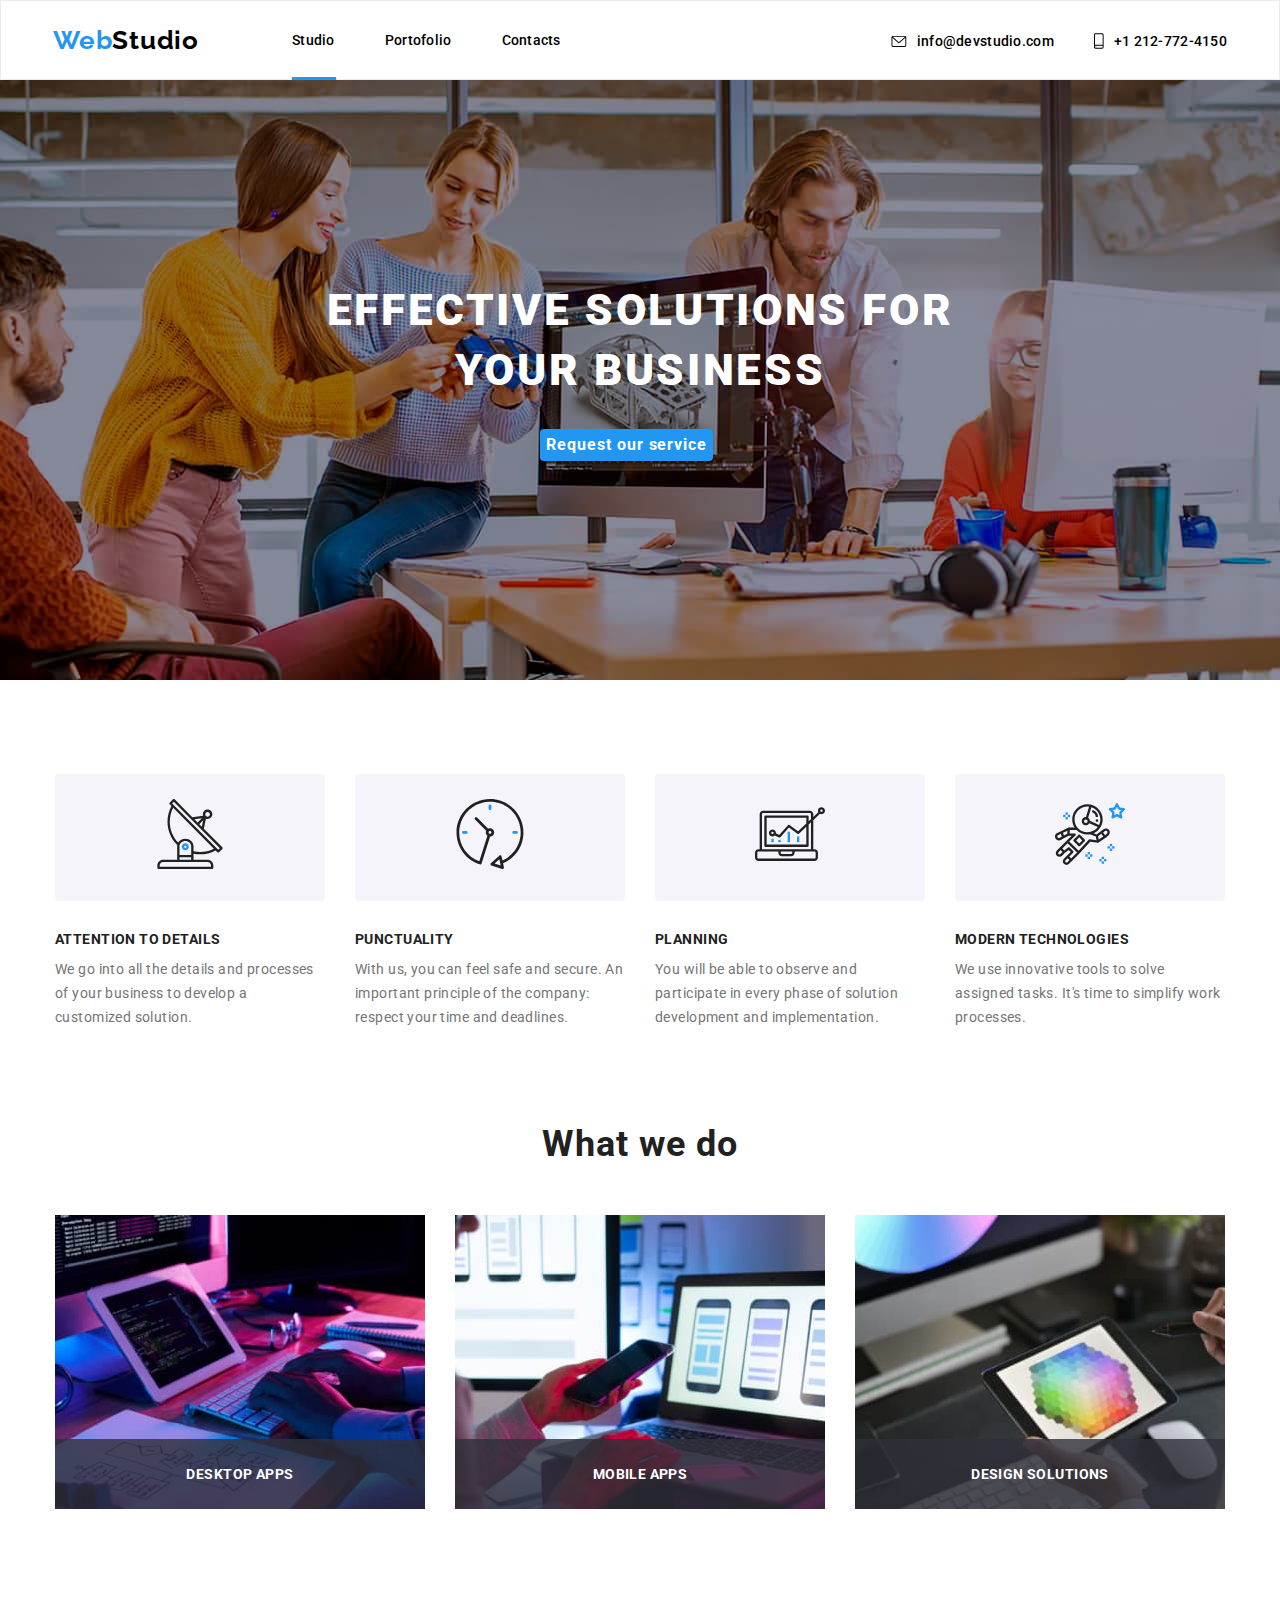
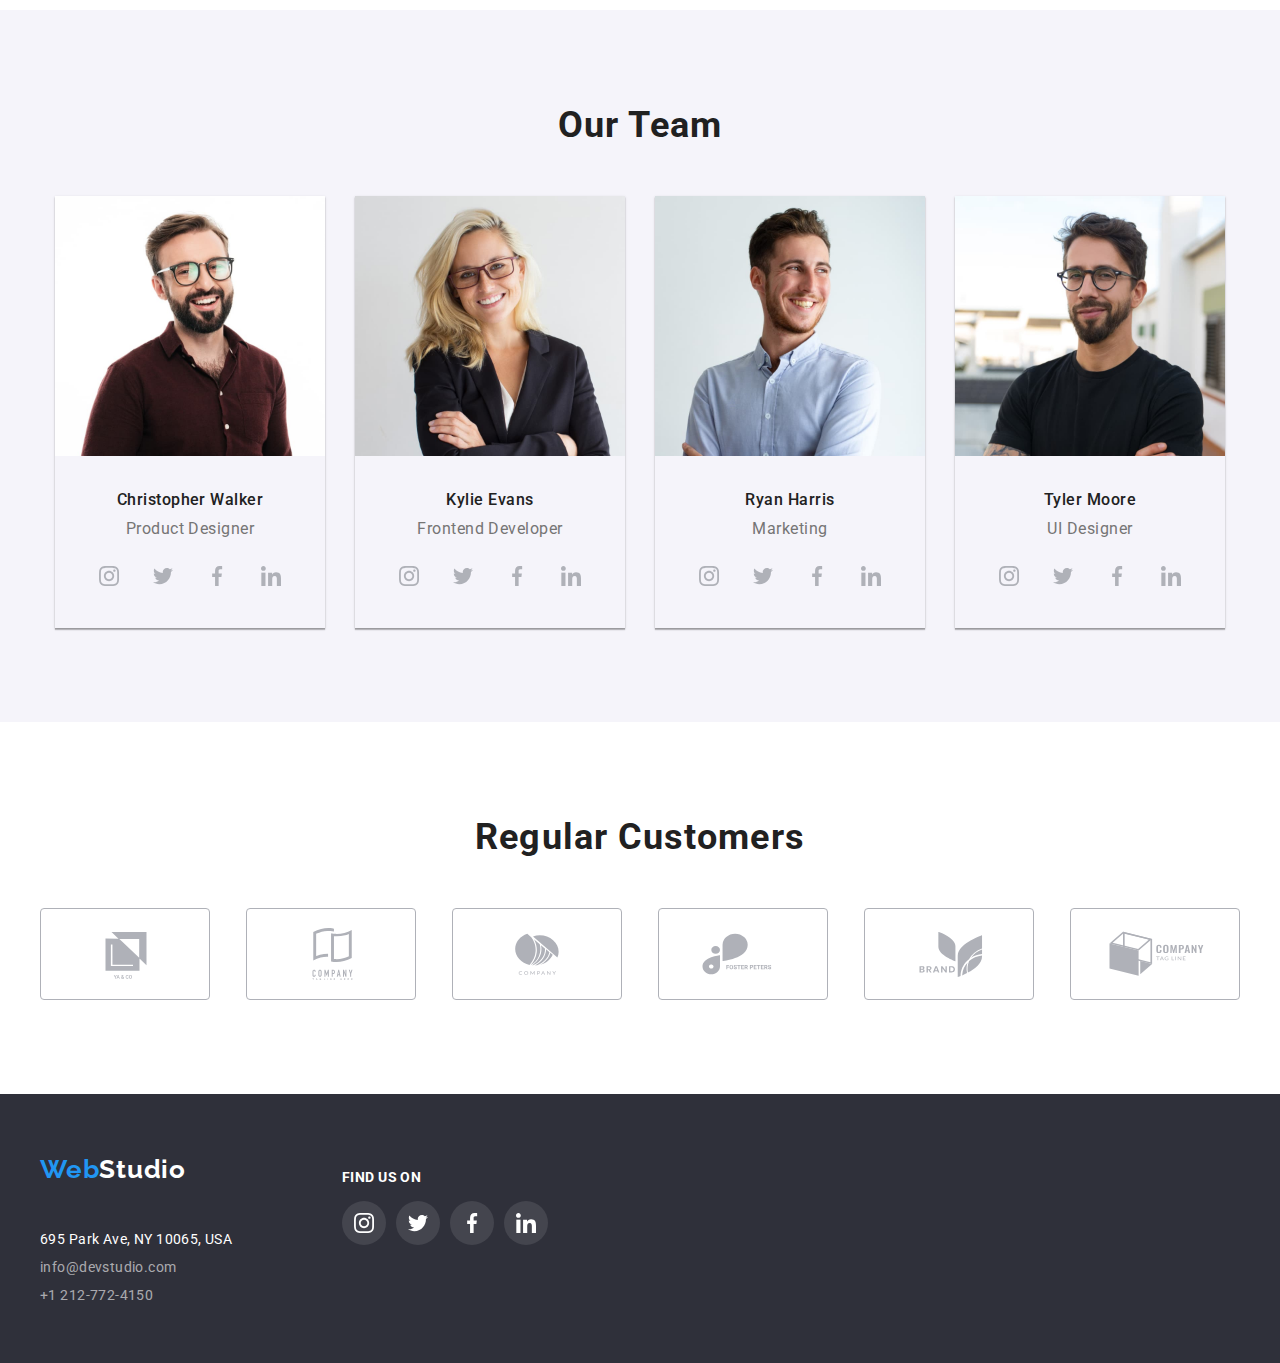
<file: index.html>
<!DOCTYPE html>
<html lang="en">
  <head>
    <meta charset="UTF-8" />
    <meta http-equiv="X-UA-Compatible" content="IE=edge" />
    <meta name="viewport" content="width=device-width, initial-scale=1.0" />
    <title>Studio</title>
    <link rel="stylesheet" href="css/modern-normalize.css" />
    <link rel="stylesheet" href="css/styles.css" />
  </head>
  <body>
    <header class="global-header">
      <div class="container">
        <div class="logo">
          <a href="index.html">
            <span class="logo-black logo-blue">Web</span
            ><span class="logo-black">Studio</span>
          </a>
          <nav class="main-navigation current-page-studio">
            <ul>
              <li><a href="index.html">Studio</a></li>
              <li><a href="portofolio.html">Portofolio</a></li>
              <li><a href="contacts.html">Contacts</a></li>
            </ul>
          </nav>
          <div class="main-navigation-adress">
            <ul>
              <li>
                <svg class="icon" width="16px" height="12px">
                  <use href="images/icons.svg#envelope" alt="Plic"></use>
                </svg>
                <a href="mailto:info@devstudio.com">info@devstudio.com </a>
              </li>
              <li>
                <svg class="icon" width="10px" height="16px">
                  <use href="images/icons.svg#smartphone" alt="Telefon"></use>
                </svg>
                <a href="tel:+12127724150">+1 212-772-4150</a>
              </li>
            </ul>
          </div>
        </div>
      </div>
    </header>
    <main>
      <!--Hero section-->
      <section class="dark-section">
        <div class="hero-background">
          <div class="container">
            <h1 class="hero-heading">EFFECTIVE SOLUTIONS FOR YOUR BUSINESS</h1>
            <button data-modal-open class="button">Request our service</button>
          </div>
        </div>
      </section>

      <!--What we do-->
      <section class="info-section">
        <div class="container">
          <section>
            <div class="info-section-text">
              <ul>
                <li>
                  <div class="benefits-icon">
                    <svg width="70px" height="70px">
                      <use href="./images/icons.svg#antenna"></use>
                    </svg>
                  </div>

                  <h4>ATTENTION TO DETAILS</h4>
                  <p>
                    We go into all the details and processes of your business to
                    develop a customized solution.
                  </p>
                </li>
                <li>
                  <div class="benefits-icon">
                    <svg width="70px" height="70px">
                      <use href="./images/icons.svg#clock"></use>
                    </svg>
                  </div>
                  <h4>PUNCTUALITY</h4>
                  <p>
                    With us, you can feel safe and secure. An important
                    principle of the company: respect your time and deadlines.
                  </p>
                </li>
                <li>
                  <div class="benefits-icon">
                    <svg width="70px" height="70px">
                      <use href="./images/icons.svg#diagram"></use>
                    </svg>
                  </div>
                  <h4>PLANNING</h4>
                  <p>
                    You will be able to observe and participate in every phase
                    of solution development and implementation.
                  </p>
                </li>
                <li>
                  <div class="benefits-icon">
                    <svg width="70px" height="70px">
                      <use href="./images/icons.svg#astronaut"></use>
                    </svg>
                  </div>
                  <h4>MODERN TECHNOLOGIES</h4>
                  <p>
                    We use innovative tools to solve assigned tasks. It's time
                    to simplify work processes.
                  </p>
                </li>
              </ul>
            </div>
          </section>
          <section>
            <h2>What we do</h2>
            <div class="info-section-images">
              <ul>
                <li>
                  <img
                    src="images/img1.jpg"
                    alt="Scrie cod pe un desktop"
                    width="370px"
                    height="294px"
                  />
                  <div class="info-we-do">
                    <p>DESKTOP APPS</p>
                  </div>
                </li>
                <li>
                  <img
                    src="images/img2.jpg"
                    alt="Verifica aplicatii pentru mobile"
                    width="370px"
                    height="294px"
                  />
                  <div class="info-we-do">
                    <p>MOBILE APPS</p>
                  </div>
                </li>
                <li>
                  <img
                    src="images/img3.jpg"
                    alt="Alege culori pentru stilizare"
                    width="370px"
                    height="294px"
                  />
                  <div class="info-we-do">
                    <p>DESIGN SOLUTIONS</p>
                  </div>
                </li>
              </ul>
            </div>
          </section>
        </div>
      </section>

      <!--Our Team-->
      <section class="team-section">
        <div class="container">
          <div class="team-heading">
            <h2>Our Team</h2>
          </div>
          <ul class="team-card">
            <li>
              <img
                src="images/christopher-walker.jpg"
                alt="Christopher Walker"
                width="270px"
                height="260px"
              />
              <h3>Christopher Walker</h3>
              <p>Product Designer</p>
              <div class="social-links">
                <a
                  href="https://instagram.com"
                  target="_blank"
                  rel="noopener noreferrer nofollow"
                >
                  <svg class="icon">
                    <use xlink:href="./images/icons.svg#instagram"></use>
                  </svg>
                </a>
                <a
                  href="https://twitter.com"
                  target="_blank"
                  rel="noopener noreferrer nofollow"
                >
                  <svg class="icon">
                    <use xlink:href="./images/icons.svg#twitter"></use>
                  </svg>
                </a>

                <a
                  href="https://facebook.com"
                  target="_blank"
                  rel="noopener noreferrer nofollow"
                >
                  <svg class="icon">
                    <use xlink:href="./images/icons.svg#facebook"></use>
                  </svg>
                </a>

                <a
                  href="https://ro.linkedin.com"
                  target="_blank"
                  rel="noopener noreferrer nofollow"
                >
                  <svg class="icon">
                    <use xlink:href="./images/icons.svg#linkedin"></use>
                  </svg>
                </a>
              </div>
            </li>
            <li>
              <img
                src="images/kylie-evans.jpg"
                alt="Kylie Evans"
                width="270px"
                height="260px"
              />
              <h3>Kylie Evans</h3>
              <p>Frontend Developer</p>
              <div class="social-links">
                <a
                  href="https://instagram.com"
                  target="_blank"
                  rel="noopener noreferrer nofollow"
                >
                  <svg width="20px" height="20px">
                    <use href="./images/icons.svg#instagram"></use>
                  </svg>
                </a>
                <a
                  href="https://twitter.com"
                  target="_blank"
                  rel="noopener noreferrer nofollow"
                >
                  <svg width="20px" height="20px">
                    <use href="./images/icons.svg#twitter"></use>
                  </svg>
                </a>
                <a
                  href="https://facebook.com"
                  target="_blank"
                  rel="noopener noreferrer nofollow"
                >
                  <svg width="20px" height="20px">
                    <use href="./images/icons.svg#facebook"></use>
                  </svg>
                </a>
                <a
                  href="https://ro.linkedin.com"
                  target="_blank"
                  rel="noopener noreferrer nofollow"
                >
                  <svg width="20px" height="20px">
                    <use href="./images/icons.svg#linkedin"></use>
                  </svg>
                </a>
              </div>
            </li>
            <li>
              <img
                src="images/ryan-harris.jpg"
                alt="Ryan Harris"
                width="270px"
                height="260px"
              />
              <h3>Ryan Harris</h3>
              <p>Marketing</p>
              <div class="social-links">
                <a
                  href="https://instagram.com"
                  target="_blank"
                  rel="noopener noreferrer nofollow"
                >
                  <svg width="20px" height="20px">
                    <use href="./images/icons.svg#instagram"></use>
                  </svg>
                </a>
                <a
                  href="https://twitter.com"
                  target="_blank"
                  rel="noopener noreferrer nofollow"
                >
                  <svg width="20px" height="20px">
                    <use href="./images/icons.svg#twitter"></use>
                  </svg>
                </a>
                <a
                  href="https://facebook.com"
                  target="_blank"
                  rel="noopener noreferrer nofollow"
                >
                  <svg width="20px" height="20px">
                    <use href="./images/icons.svg#facebook"></use>
                  </svg>
                </a>
                <a
                  href="https://ro.linkedin.com"
                  target="_blank"
                  rel="noopener noreferrer nofollow"
                >
                  <svg width="20px" height="20px">
                    <use href="./images/icons.svg#linkedin"></use>
                  </svg>
                </a>
              </div>
            </li>
            <li>
              <img
                src="images/tyler-moore.jpg"
                alt="Tyler Moore"
                width="270px"
                height="260px"
              />
              <h3>Tyler Moore</h3>
              <p>UI Designer</p>
              <div class="social-links">
                <a
                  href="https://instagram.com"
                  target="_blank"
                  rel="noopener noreferrer nofollow"
                >
                  <svg width="20px" height="20px">
                    <use href="./images/icons.svg#instagram"></use>
                  </svg>
                </a>
                <a
                  href="https://twitter.com"
                  target="_blank"
                  rel="noopener noreferrer nofollow"
                >
                  <svg width="20px" height="20px">
                    <use href="./images/icons.svg#twitter"></use>
                  </svg>
                </a>
                <a
                  href="https://facebook.com"
                  target="_blank"
                  rel="noopener noreferrer nofollow"
                >
                  <svg width="20px" height="20px">
                    <use href="./images/icons.svg#facebook"></use>
                  </svg>
                </a>
                <a
                  href="https://ro.linkedin.com"
                  target="_blank"
                  rel="noopener noreferrer nofollow"
                >
                  <svg width="20px" height="20px">
                    <use href="./images/icons.svg#linkedin"></use>
                  </svg>
                </a>
              </div>
            </li>
          </ul>
        </div>
      </section>

      <!--Clienti-->
      <section class="clienti">
        <div class="container">
          <h2>Regular Customers</h2>
          <ul class="clienti-logo">
            <li class="clienti-icons">
              <svg width="106px" height="60px">
                <use xlink:href="./images/icons.svg#logo-ya_co"></use>
              </svg>
            </li>
            <li class="clienti-icons">
              <svg width="106px" height="60px">
                <use
                  xlink:href="./images/icons.svg#logo-company_tagline_here"
                ></use>
              </svg>
            </li>
            <li class="clienti-icons">
              <svg width="106px" height="60px">
                <use xlink:href="./images/icons.svg#logo-company"></use>
              </svg>
            </li>
            <li class="clienti-icons">
              <svg width="106px" height="60px">
                <use href="./images/icons.svg#logo-foster"></use>
              </svg>
            </li>
            <li class="clienti-icons">
              <svg width="106px" height="60px">
                <use href="./images/icons.svg#logo-brand"></use>
              </svg>
            </li>
            <li class="clienti-icons">
              <svg width="106px" height="60px">
                <use href="./images/icons.svg#logo-company_tagline"></use>
              </svg>
            </li>
          </ul>
        </div>
      </section>
    </main>
    <footer class="dark-footer footer-contacts">
      <div class="container">
        <div class="footer-position">
          <div class="logo-white">
            <a href="index.html" class="logo-black">
              <span class="logo-black logo-blue">Web</span
              ><span class="logo-black logo-alternate">Studio</span></a
            >
          </div>
          <div class=".footer-social-links">
            <h4 class="footer-header">FIND US ON</h4>
            <div class="find-us-icon">
              <a
                href="https://instagram.com"
                class="find-us-social-links"
                target="_blank"
                rel="noopener noreferrer nofollow"
              >
                <svg width="20px" height="20px">
                  <use href="./images/icons.svg#instagram"></use>
                </svg>
              </a>
              <a
                href="https://twitter.com"
                class="find-us-social-links"
                target="_blank"
                rel="noopener noreferrer nofollow"
              >
                <svg width="20px" height="20px">
                  <use href="./images/icons.svg#twitter"></use>
                </svg>
              </a>
              <a
                href="https://facebook.com"
                class="find-us-social-links"
                target="_blank"
                rel="noopener noreferrer nofollow"
              >
                <svg width="20px" height="20px">
                  <use href="./images/icons.svg#facebook"></use>
                </svg>
              </a>
              <a
                href="https://ro.linkedin.com"
                class="find-us-social-links"
                target="_blank"
                rel="noopener noreferrer nofollow"
              >
                <svg width="20px" height="20px">
                  <use href="./images/icons.svg#linkedin"></use>
                </svg>
              </a>
            </div>
          </div>
        </div>

        <ul>
          <li><address>695 Park Ave, NY 10065, USA</address></li>
          <li>
            <a href="mailto:info@devstudio.com" class="mail"
              >info@devstudio.com</a
            >
            <br />
          </li>
          <li><a href="tel:+12127724150" class="phone">+1 212-772-4150</a></li>
        </ul>
      </div>
    </footer>

    <!--Modal-->
    <div data-modal class="backdrop is-hidden">
      <div class="modal">
        <button data-modal-close class="close-btn">
          <svg>
            <use href="./images/icons.svg#close-black"></use>
          </svg>
        </button>
        <form class="form">
          <div class="form-heading">
            Leave your information and we'll call you back
          </div>
          <label class="form-group">
            <span>Name</span>
            <input class="input" id="name" name="name" type="text" />
            <svg class="form-svg">
              <use href="./images/icons.svg#person"></use>
            </svg>
          </label>

          <label class="form-group">
            <span>Telephone</span>
            <input class="input" id="phone" name="phone" type="tel" />
            <svg class="form-svg">
              <use href="./images/icons.svg#phone"></use>
            </svg>
          </label>

          <label class="form-group">
            <span>E-mail</span>
            <input class="input" id="mail" name="mail" type="email" />
            <svg class="form-svg">
              <use href="./images/icons.svg#mail-envelope"></use>
            </svg>
          </label>

          <label class="form-textarea">
            <span>Comments</span>
            <textarea
              name="comments"
              class="textarea"
              placeholder="Enter the text...."
            ></textarea>
          </label>

          <label class="form-checkbox">
            <input
              type="checkbox"
              class="checkmark"
              name="acceptTerms"
              value="agree"
            />
            <svg class="icon" width="16" height="16">
              <use href="./images/icons.svg#view-box"></use>
            </svg>
            <span>
              I agree with the letter and accept the
              <span class="to-terms"><a href="">Terms and Conditions</a></span>
            </span>
          </label>

          <div class="form-controls">
            <button type="submit" class="btn-submit">Send</button>
          </div>
        </form>
      </div>
    </div>

    <script src="./js/modal.js"></script>
  </body>
</html>
</file>
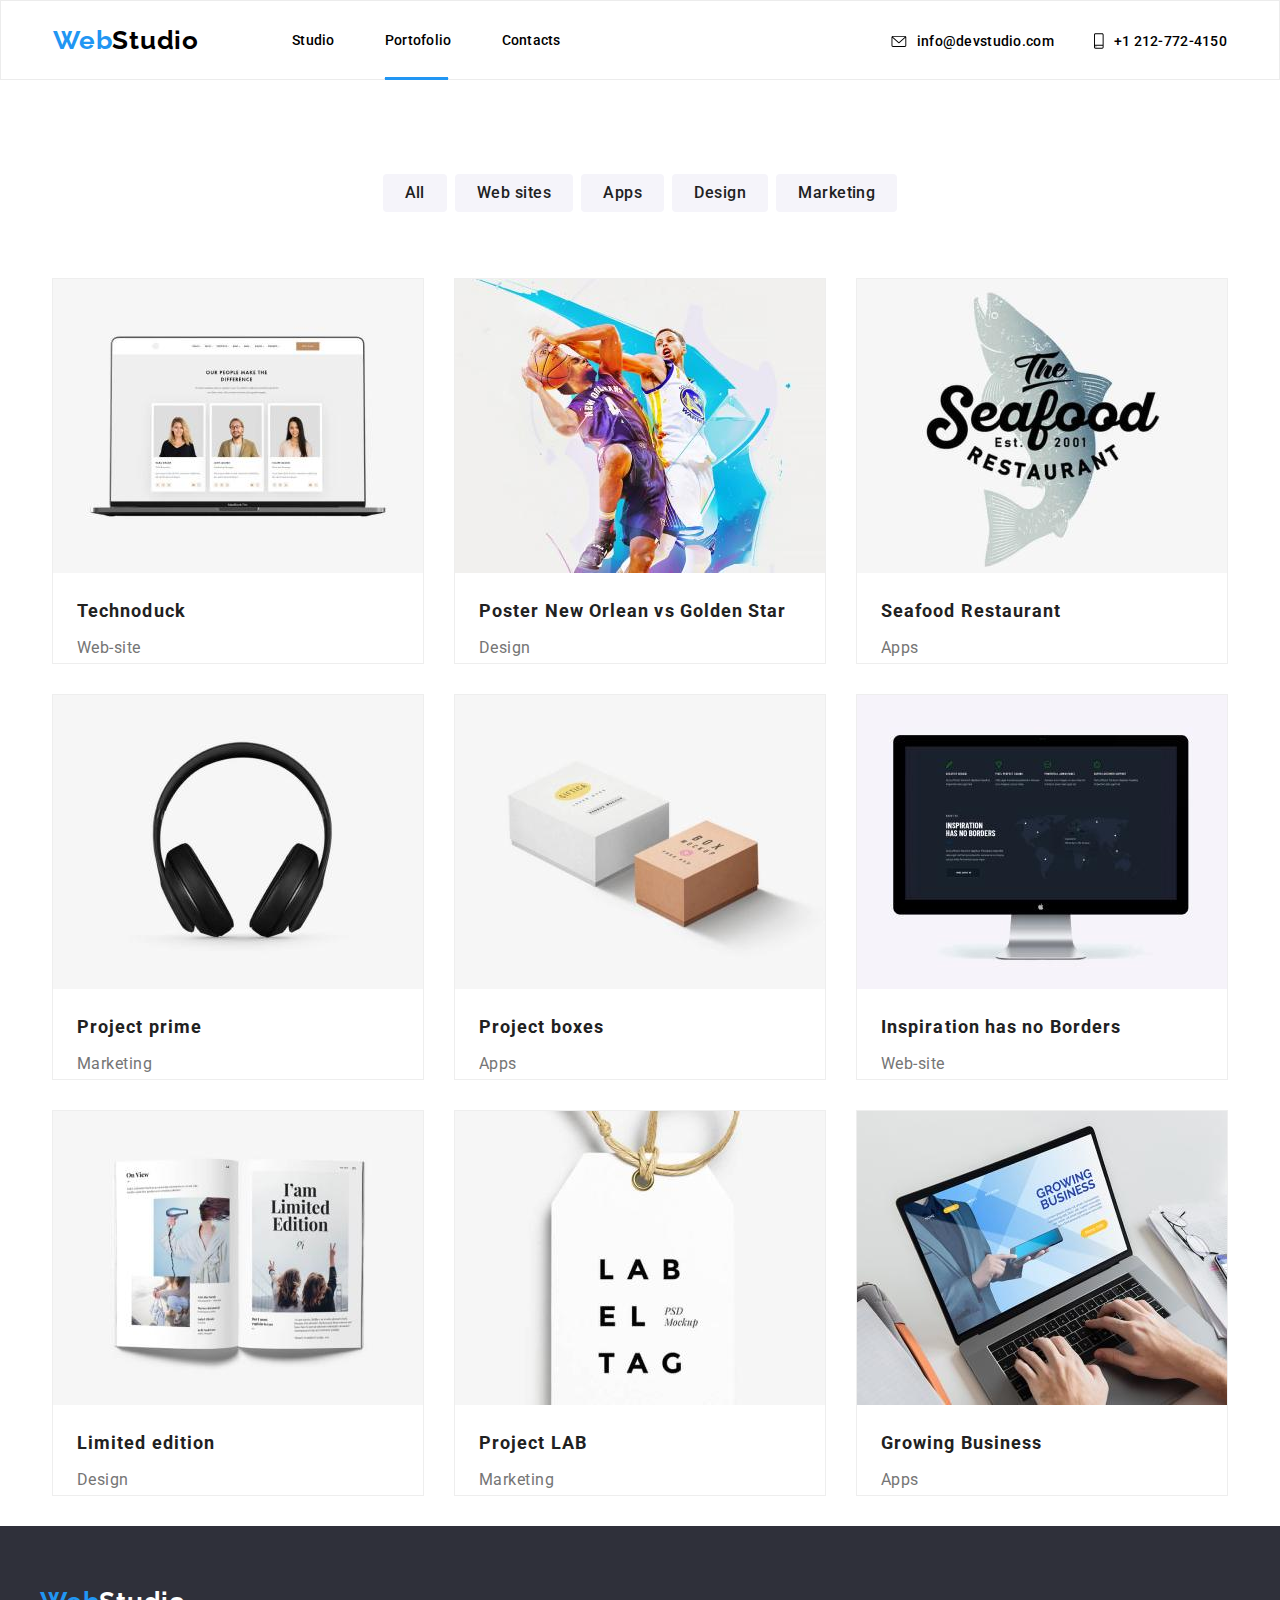
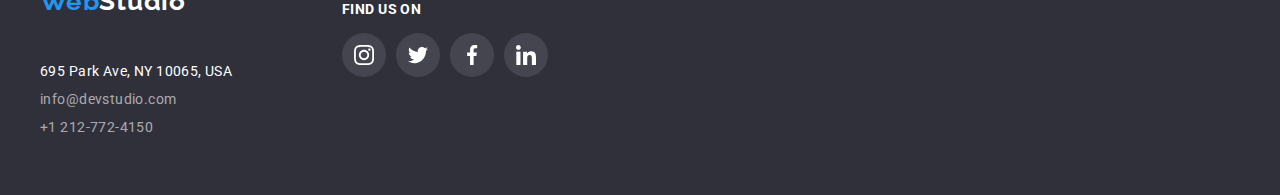
<file: portofolio.html>
<!DOCTYPE html>
<html lang="en">
  <head>
    <meta charset="UTF-8" />
    <meta http-equiv="X-UA-Compatible" content="IE=edge" />
    <meta name="viewport" content="width=device-width, initial-scale=1.0" />
    <title>Portofoliu</title>
    <link rel="stylesheet" href="css/modern-normalize.css" />
    <link rel="stylesheet" href="css/styles.css" />
  </head>
  <body>
    <header class="global-header">
      <div class="container">
        <div class="logo">
          <a href="index.html">
            <span class="logo-black logo-blue">Web</span
            ><span class="logo-black">Studio</span>
          </a>
          <nav class="main-navigation current-page-portofolio">
            <ul>
              <li><a href="index.html">Studio</a></li>
              <li><a href="portofolio.html">Portofolio</a></li>
              <li><a href="contacts.html">Contacts</a></li>
            </ul>
          </nav>
          <div class="main-navigation-adress">
            <ul>
              <li>
                <svg class="icon" width="16px" height="12px">
                  <use href="images/icons.svg#envelope" alt="Plic"></use>
                </svg>
                <a href="mailto:info@devstudio.com">info@devstudio.com </a>
              </li>
              <li>
                <svg class="icon" width="10px" height="16px">
                  <use href="images/icons.svg#smartphone" alt="Telefon"></use>
                </svg>
                <a href="tel:+12127724150">+1 212-772-4150</a>
              </li>
            </ul>
          </div>
        </div>
      </div>
    </header>
    <main class="filter-background">
      <div class="container">
        <!--Filter buttons section-->
        <div class="filter-menu">
          <ul>
            <li>
              <button type="button" class="filter-button">All</button>
              <button type="button" class="filter-button">Web sites</button>
              <button type="button" class="filter-button">Apps</button>
              <button type="button" class="filter-button">Design</button>
              <button type="button" class="filter-button">Marketing</button>
            </li>
          </ul>
        </div>
        <!--Images section-->
        <div class="card-set">
          <ul class="capabilities">
            <li>
              <div class="card-set-images">
                <img
                  src="images/technoduck.jpg"
                  alt="Laptop deshis indicand postere cu 3 persoane"
                  width="370px"
                  height="294px"
                />
                <div class="overlay">
                  <p>
                    Technoduck is a state-of-the-art coronavirus distribution
                    platform. Companies use this platform for digital espionage
                    and attacks on competitors' secure servers.
                  </p>
                </div>
              </div>
              <h5>Technoduck</h5>
              <p>Web-site</p>
            </li>
            <li>
              <div class="card-set-images">
                <img
                  src="images/poster.jpg"
                  alt="Doi jucatori de basket"
                  width="370px"
                  height="294px"
                />
                <div class="overlay">
                  <p>
                    Technoduck is a state-of-the-art coronavirus distribution
                    platform. Companies use this platform for digital espionage
                    and attacks on competitors' secure servers.
                  </p>
                </div>
              </div>
              <h5>Poster New Orlean vs Golden Star</h5>
              <p>Design</p>
            </li>
            <li>
              <div class="card-set-images">
                <img
                  src="images/seafood.jpg"
                  alt="Logo restaurant Seafood"
                  width="370px"
                  height="294px"
                />
                <div class="overlay">
                  <p>
                    Technoduck is a state-of-the-art coronavirus distribution
                    platform. Companies use this platform for digital espionage
                    and attacks on competitors' secure servers.
                  </p>
                </div>
              </div>

              <h5>Seafood Restaurant</h5>
              <p>Apps</p>
            </li>
            <li>
              <div class="card-set-images">
                <img
                  src="images/project-prime.jpg"
                  alt="Casti"
                  width="370px"
                  height="294px"
                />
                <div class="overlay">
                  <p>
                    Technoduck is a state-of-the-art coronavirus distribution
                    platform. Companies use this platform for digital espionage
                    and attacks on competitors' secure servers.
                  </p>
                </div>
              </div>

              <h5>Project prime</h5>
              <p>Marketing</p>
            </li>
            <li>
              <div class="card-set-images">
                <img
                  src="images/project-boxes.jpg"
                  alt="Doua cutii de carton"
                  width="370px"
                  height="294px"
                />
                <div class="overlay">
                  <p>
                    Technoduck is a state-of-the-art coronavirus distribution
                    platform. Companies use this platform for digital espionage
                    and attacks on competitors' secure servers.
                  </p>
                </div>
              </div>
              <h5>Project boxes</h5>
              <p>Apps</p>
            </li>
            <li>
              <div class="card-set-images">
                <img
                  src="images/inspiration.jpg"
                  alt="Un monitor apple"
                  width="370px"
                  height="294px"
                />
                <div class="overlay">
                  <p>
                    Technoduck is a state-of-the-art coronavirus distribution
                    platform. Companies use this platform for digital espionage
                    and attacks on competitors' secure servers.
                  </p>
                </div>
              </div>

              <h5>Inspiration has no Borders</h5>
              <p>Web-site</p>
            </li>
            <li>
              <div class="card-set-images">
                <img
                  src="images/limited-edition.jpg"
                  alt="Revista deschisa"
                  width="370px"
                  height="294px"
                />
                <div class="overlay">
                  <p>
                    Technoduck is a state-of-the-art coronavirus distribution
                    platform. Companies use this platform for digital espionage
                    and attacks on competitors' secure servers.
                  </p>
                </div>
              </div>

              <h5>Limited edition</h5>
              <p>Design</p>
            </li>
            <li>
              <div class="card-set-images">
                <img
                  src="images/project-lab.jpg"
                  alt="O eticheta"
                  width="370px"
                  height="294px"
                />
                <div class="overlay">
                  <p>
                    Technoduck is a state-of-the-art coronavirus distribution
                    platform. Companies use this platform for digital espionage
                    and attacks on competitors' secure servers.
                  </p>
                </div>
              </div>

              <h5>Project LAB</h5>
              <p>Marketing</p>
            </li>
            <li>
              <div class="card-set-images">
                <img
                  src="images/growing-bussines.jpg"
                  alt="Maini tastand pe un laptop"
                  width="370px"
                  height="294px"
                />
                <div class="overlay">
                  <p>
                    Technoduck is a state-of-the-art coronavirus distribution
                    platform. Companies use this platform for digital espionage
                    and attacks on competitors' secure servers.
                  </p>
                </div>
              </div>

              <h5>Growing Business</h5>
              <p>Apps</p>
            </li>
          </ul>
        </div>
      </div>
    </main>
    <footer class="dark-footer footer-contacts">
      <div class="container">
        <div class="footer-position">
          <div class="logo-white">
            <a href="index.html" class="logo-black">
              <span class="logo-black logo-blue">Web</span
              ><span class="logo-black logo-alternate">Studio</span></a
            >
          </div>
          <div class=".footer-social-links">
            <h4 class="footer-header">FIND US ON</h4>
            <div class="find-us-icon">
              <a
                href="https://instagram.com"
                class="find-us-social-links"
                target="_blank"
                rel="noopener noreferrer nofollow"
              >
                <svg width="20px" height="20px">
                  <use href="./images/icons.svg#instagram"></use>
                </svg>
              </a>
              <a
                href="https://twitter.com"
                class="find-us-social-links"
                target="_blank"
                rel="noopener noreferrer nofollow"
              >
                <svg width="20px" height="20px">
                  <use href="./images/icons.svg#twitter"></use>
                </svg>
              </a>
              <a
                href="https://facebook.com"
                class="find-us-social-links"
                target="_blank"
                rel="noopener noreferrer nofollow"
              >
                <svg width="20px" height="20px">
                  <use href="./images/icons.svg#facebook"></use>
                </svg>
              </a>
              <a
                href="https://ro.linkedin.com"
                class="find-us-social-links"
                target="_blank"
                rel="noopener noreferrer nofollow"
              >
                <svg width="20px" height="20px">
                  <use href="./images/icons.svg#linkedin"></use>
                </svg>
              </a>
            </div>
          </div>
        </div>

        <ul>
          <li><address>695 Park Ave, NY 10065, USA</address></li>
          <li>
            <a href="mailto:info@devstudio.com" class="mail"
              >info@devstudio.com</a
            >
            <br />
          </li>
          <li><a href="tel:+12127724150" class="phone">+1 212-772-4150</a></li>
        </ul>
      </div>
    </footer>
  </body>
</html>
</file>
<file: css/styles.css>
@import url("https://fonts.googleapis.com/css2?family=Raleway:wght@700&family=Roboto:wght@400;500;700;900&display=swap");

:root {
  --logo-font-family: "Raleway", sans-serif;
  --text-font-family: "Roboto", sans-serif;
  --heading-alternate-color: #ffffff;
  --link-color: #212121;
  --link-active-color: #2196f3;
  --header-contact-color: #757575;
  --heading-color: #212121;
  --info-section-color: #e5e5e5;
  --team-section-color: #f5f4fa;
  --text-color: #757575;
  --dark-section: #2f303a;
  --logo-alternate-color: #ffffff;
  --footer-contacts-color: rgba(255, 255, 255, 0.6);
  --adress-color: #ffffff;
  --bg: #c4c4c4;
}

body {
  font-family: var(--text-font-family);
}

.container {
  width: 1200px;
  margin: 0 auto;
}

li {
  list-style: none;
}

/*Header*/

.global-header {
  background: #ffffff;
  margin: 0 auto;
  justify-content: center;
  height: 80px;
  border: 1px solid #ececec;
}

.global-header a {
  font-weight: 500;
  font-size: 14px;
  line-height: 16px;
  letter-spacing: 0.02em;
  color: #000000;
  text-decoration: none;
}

/*Logo*/

.logo {
  display: flex;
  justify-content: center;
  padding-top: 24px;
  padding-bottom: 25px;
}

.logo-black {
  font-family: "Raleway";
  font-style: normal;
  font-weight: 700;
  font-size: 26px;
  line-height: 31px;
  letter-spacing: 0.03em;
  text-decoration: none;
}

.logo-blue {
  color: #2196f3;
}

.logo-alternate {
  color: var(--logo-alternate-color);
}

.logo-white {
  padding-top: 60px;
  padding-bottom: 28px;
  margin-right: 156px;
}

/*Navigation*/

.main-navigation {
  display: flex;
  padding-right: 0;
  margin-left: 93px;
}

.main-navigation ul {
  display: flex;
  margin-top: 0;
  margin-bottom: 0;
  padding-left: 0px;
  align-items: center;
  position: relative;
}

.main-navigation ul li + li {
  margin-left: 50px;
}

.main-navigation-adress {
  display: flex;
  align-items: center;
  margin-left: 330px;
}

.main-navigation-adress ul {
  display: flex;
  margin-top: 0;
  margin-bottom: 0;
  padding-right: 0px;
  padding-left: 0;
}

.main-navigation-adress ul li {
  display: flex;
  align-items: center;
}

.main-navigation-adress ul li a {
  padding-left: 10px;
}

.global-header .main-navigation-adress ul li + li {
  margin-left: 40px;
}

.main-navigation a:hover,
.main-navigation a:focus,
.main-navigation a:active {
  color: var(--link-active-color);
  transition-duration: 250ms;
  transition-timing-function: cubic-bezier(0.4, 0, 0.2, 1);
}

.main-navigation a:hover::after,
.main-navigation a:focus::after,
.main-navigation a:active::after {
  display: inline;
  transition-duration: 250ms;
  transition-timing-function: cubic-bezier(0.4, 0, 0.2, 1);
}

.current-page-studio ::after {
  position: absolute;
  content: "";
  background: #2196f3;
  border-radius: 2px;
  width: 44px;
  height: 3px;
  bottom: -24px;
  left: 0px;
  transition-duration: 250ms;
  transition-timing-function: cubic-bezier(0.4, 0, 0.2, 1);
}

.current-page-portofolio ::after {
  position: absolute;
  content: "";
  background: #2196f3;
  border-radius: 2px;
  width: 63px;
  height: 3px;
  bottom: -24px;
  left: 93px;
  transition-duration: 250ms;
  transition-timing-function: cubic-bezier(0.4, 0, 0.2, 1);
}

.main-navigation-adress li:hover,
.main-navigation-adress li svg:hover {
  color: var(--link-active-color);
  fill: #2196f3;
  transition-duration: 250ms;
  transition-timing-function: cubic-bezier(0.4, 0, 0.2, 1);
}

.envelope-icon svg {
  fill: #757575;
  width: 16px;
  height: 12px;
  margin-right: 10px;
}

.smartphone-icon {
  fill: #757575;
  width: 10px;
  height: 16px;
  margin-right: 10px;
  align-content: center;
}

/*Sections*/

.dark-section {
  background: var(--dark-section);
}

.hero-background {
  height: 600px;
  background: url("../images/title.jpg") rgba(47, 48, 58, 0.4);
  background-repeat: no-repeat;
  background-position: 50% 50%;
}

.dark-footer {
  background: var(--dark-section);

  margin: 0 auto;
}

h1,
h2,
h3,
h4,
h5 {
  font-weight: bold;
  font-family: var(--text-font-family);
  color: var(--heading-color);
  font-weight: 700;
  letter-spacing: 0.03em;
}

h2 {
  font-size: 36px;
  line-height: 42px;
  text-align: center;
  margin-top: 0px;
  margin-bottom: 0px;
}

h3 {
  font-weight: 500;
  font-size: 16px;
  line-height: 19px;
}

h4 {
  font-size: 14px;
  line-height: 16px;
  letter-spacing: 0.03em;
  text-transform: uppercase;
  margin-top: 30px;
  margin-bottom: 10px;
}

h5 {
  font-weight: 700;
  font-size: 18px;
  line-height: 36px;
  letter-spacing: 0.06em;
  text-align: left;
  margin-top: 20px;
  margin-bottom: 4px;
  margin-left: 24px;
}

.hero-heading {
  font-weight: 900;
  font-size: 44px;
  line-height: 60px;
  text-align: center;
  letter-spacing: 0.06em;
  text-transform: uppercase;
  color: var(--heading-alternate-color);
  text-align: center;
  padding-left: 252px;
  padding-right: 252px;
  padding-top: 200px;
  margin-top: 0;
}

.button {
  font-weight: 700;
  font-size: 16px;
  line-height: 30px;
  align-items: center;
  text-align: center;
  letter-spacing: 0.06em;
  background: #2196f3;
  box-shadow: 0px 4px 4px rgba(0, 0, 0, 0.15);
  border-radius: 4px;
  border: none;
  color: #ffffff;
  cursor: pointer;
  margin-left: 500px;
}

.button:hover,
.button:focus {
  background: #188ce8;
  box-shadow: 0px 4px 4px rgba(0, 0, 0, 0.15);
  border-radius: 4px;
  transition-duration: 250ms;
  transition-timing-function: cubic-bezier(0.4, 0, 0.2, 1);
}

.filter-button {
  font-family: "Roboto";
  font-style: normal;
  font-weight: 500;
  font-size: 16px;
  line-height: 26px;
  text-align: center;
  letter-spacing: 0.03em;
  color: var(--link-color);
  background: #f5f4fa;
  border-radius: 4px;
  border: none;
  cursor: pointer;
  padding: 6px 22px;
}

.filter-background {
  background: #ffffff;
}

.filter-button:hover {
  background-color: var(--link-active-color);
  color: #ffffff;
  box-shadow: 0px 3px 1px rgba(0, 0, 0, 0.1), 0px 1px 2px rgba(0, 0, 0, 0.08),
    0px 2px 2px rgba(0, 0, 0, 0.12);
  border-radius: 4px;
  transition-duration: 250ms;
  transition-timing-function: cubic-bezier(0.4, 0, 0.2, 1);
}

.filter-menu ul {
  margin-top: 0;
  padding-left: 0;
}

.filter-menu li {
  display: flex;
  padding-left: 0px;
  padding-top: 94px;
  justify-content: center;
}

.filter-menu li button + button {
  display: flex;
  margin-left: 8px;
}

.info-section {
  background: #ffffff;
  font-weight: 400;
  font-size: 14px;
  line-height: 24px;
  letter-spacing: 0.03em;
  color: var(--text-color);
  margin: 0 auto;
}

.info-section-text {
  display: flex;
  justify-content: center;
  margin-bottom: 94px;
}

.info-section-text p {
  margin-top: 0;
  margin-bottom: 0;
}

.info-section-text ul {
  display: flex;
  padding-left: 0;
  margin-top: 94px;
  margin-bottom: 0;
}

.info-section-text ul li {
  width: 270px;
}

.info-section-text ul li + li {
  margin-left: 30px;
}

.benefits-icon {
  background: #f5f4fa;
  border-radius: 4px;
}

.benefits-icon svg {
  margin: 25px 100px;
}

.info-section-images {
  display: flex;
  justify-content: center;
}

.info-section-images ul {
  display: flex;
  padding-left: 0;
  margin-top: 50px;
  margin-bottom: 94px;
}

.info-section-images ul li + li {
  display: flex;
  margin-left: 30px;
}

.info-section-images li {
  position: relative;
}

.info-we-do {
  position: absolute;
  background: rgba(47, 48, 58, 0.8);
  width: 370px;
  height: 70px;
  top: 224px;
}

.info-we-do p {
  font-family: "Roboto";
  font-style: normal;
  font-weight: 700;
  font-size: 14px;
  line-height: 16px;
  text-align: center;
  letter-spacing: 0.03em;
  text-transform: uppercase;
  color: #ffffff;
  margin-top: 0;
  margin-bottom: 0;
  padding: 27px;
}

.team-section {
  background: var(--team-section-color);
  margin: 0 auto;
}

.team-section ul {
  display: flex;
  margin-top: 0;
  margin-bottom: 0;
  padding-left: 0;
  padding-bottom: 94px;
  justify-content: center;
}

.team card {
  background: var(--team-section-color);
}

.team-section li {
  font-weight: 500;
  font-size: 16px;
  line-height: 19px;
  text-align: center;
  letter-spacing: 0.03em;
  box-shadow: 0px 1px 3px rgba(0, 0, 0, 0.12), 0px 1px 1px rgba(0, 0, 0, 0.14),
    0px 2px 1px rgba(0, 0, 0, 0.2);
}

.team-section ul li + li {
  margin-left: 30px;
}

.team-section li p {
  font-weight: 400;
  color: var(--text-color);
  margin-top: 0;
  margin-bottom: 0;
}

.team-section li h3 {
  margin-top: 30px;
  margin-bottom: 10px;
}

.social-links {
  display: flex;
  justify-content: center;
  gap: 10px;
  padding-top: 16px;
  padding-bottom: 30px;
}

.social-links svg {
  width: 20px;
  height: 20px;
}

.social-links a {
  fill: #afb1b8;
  display: flex;
  justify-content: center;
  align-items: center;
  width: 44px;
  height: 44px;
  border-radius: 100%;
}

.find-us-icon {
  display: flex;
  justify-content: center;
  gap: 10px;
  padding-top: 16px;
  padding-bottom: 30px;
}

.find-us-icon a {
  fill: #ffffff;
  display: flex;
  justify-content: center;
  align-items: center;
  width: 44px;
  height: 44px;
  border-radius: 100%;
}

.find-us-icon a:hover,
.find-us-icon a:focus {
  cursor: pointer;
  background: #2196f3;
  transition-duration: 250ms;
  transition-timing-function: cubic-bezier(0.4, 0, 0.2, 1);
}

.find-us-social-links {
  border-radius: 100%;
  background: rgba(255, 255, 255, 0.1);
}

.social-links a:hover,
.social-links a:focus {
  cursor: pointer;
  fill: #ffffff;
  background: #2196f3;
  transition-duration: 250ms;
  transition-timing-function: cubic-bezier(0.4, 0, 0.2, 1);
}

.team-heading {
  padding-top: 94px;
  padding-bottom: 50px;
}

.capabilities {
  text-align: center;
}

.capabilities li {
  font-weight: 700;
  font-size: 18px;
  line-height: 36px;
  letter-spacing: 0.06em;
  border: 1px solid #eeeeee;
}

.capabilities li:hover {
  box-shadow: 0px 1px 1px rgba(0, 0, 0, 0.12), 0px 4px 4px rgba(0, 0, 0, 0.06),
    1px 4px 6px rgba(0, 0, 0, 0.16);
  cursor: pointer;
  transition-duration: 250ms;
  transition-timing-function: cubic-bezier(0.4, 0, 0.2, 1);
}

.capabilities p {
  font-weight: 400;
  font-size: 16px;
  line-height: 30px;
  letter-spacing: 0.03em;
  color: var(--text-color);
}

.card-set ul {
  display: flex;
  flex-wrap: wrap;
  padding-left: 0;
  padding-top: 50px;
  margin-top: 0;
  justify-content: center;
  margin-bottom: 0;
}

.card-set ul li {
  margin-left: 30px;
  margin-bottom: 30px;
}

.card-set ul li:nth-child(3n + 1) {
  margin-left: 0;
  margin-bottom: 30px;
}

.card-set ul li p {
  margin-top: 0;
  margin-bottom: 0;
  text-align: left;
  margin-left: 24px;
}

.card-set-images {
  position: relative;
  width: 370px;
  height: 294px;
  overflow: hidden;
}

.overlay {
  position: absolute;
  top: 0;
  left: 0;
  width: 100%;
  height: 100%;
  background: rgba(33, 150, 243, 0.9);
  transform: translateY(100%);
}

.overlay p {
  font-family: "Roboto";
  font-style: normal;
  font-weight: 400;
  font-size: 18px;
  line-height: 28px;
  letter-spacing: 0.03em;
  color: #ffffff;
  padding-left: 24px;
  padding-top: 63px;
}

.card-set-images:hover .overlay {
  transform: translateY(0);
  transition: 250ms;
  transition-duration: 250ms;
  transition-timing-function: cubic-bezier(0.4, 0, 0.2, 1);
}

.clienti {
  margin: 0 auto;
}

.clienti h2 {
  margin-top: 94px;
}

.clienti-logo {
  display: flex;
  justify-content: space-between;
  margin-top: 50px;
  margin-bottom: 94px;
  padding-inline-start: 0;
}

.clienti-logo li {
  border: 1px solid #afb1b8;
  border-radius: 4px;
  width: 170px;
  height: 92px;
}

.clienti-logo svg {
  margin-top: 16px;
  margin-left: 32px;
}

.clienti-logo li:hover {
  cursor: pointer;
  border: 1px solid #2196f3;
  transition-duration: 250ms;
  transition-timing-function: cubic-bezier(0.4, 0, 0.2, 1);
}

.clienti-icons {
  fill: #afb1b8;
}

.clienti-icons:hover {
  fill: #2196f3;
  transition-duration: 250ms;
  transition-timing-function: cubic-bezier(0.4, 0, 0.2, 1);
}

/*Footer*/

.footer-contacts {
  font-weight: 400;
  font-size: 14px;
  line-height: 16px;
  letter-spacing: 0.03em;
}

.footer-contacts ul {
  padding-left: 0;
  padding-bottom: 60px;
  margin-top: -44px;
  margin-bottom: 0;
}

.footer-contacts ul li + li {
  display: flex;
  margin-top: 12px;
}

.footer-contacts a {
  color: var(--footer-contacts-color);
  text-decoration: none;
}

.footer-contacts a:hover,
.footer-contacts a:focus {
  color: var(--link-active-color);
  transition-duration: 250ms;
  transition-timing-function: cubic-bezier(0.4, 0, 0.2, 1);
}

.main-navigation-adress a:hover,
.main-navigation-adress a:focus {
  color: var(--link-active-color);
  transition-duration: 250ms;
  transition-timing-function: cubic-bezier(0.4, 0, 0.2, 1);
}

address {
  color: var(--adress-color);
  font-style: normal;
}

.footer-position {
  display: flex;
}

.footer-social-links {
  margin-top: 75px;
  margin-left: 60px;
}

.footer-header {
  color: var(--heading-alternate-color);
  padding-top: 75px;
  margin-top: 0;
  margin-bottom: 0;
}

/*Modal*/

.backdrop {
  position: fixed;
  top: 0;
  bottom: 0;
  left: 0;
  right: 0;
  background: rgba(0, 0, 0, 0.2);
  width: 100vw;
  height: 100vh;
  display: flex;
  justify-content: center;
  align-items: center;
  transition: opacity 0.3s ease;
}

.modal {
  position: relative;
  padding: 40px;
  background: #ffffff;
  width: 528px;
  height: 581px;
  margin: 0 auto;
  height: 500px;
  box-shadow: 0px 1px 3px rgba(0, 0, 0, 0.12), 0px 1px 1px rgba(0, 0, 0, 0.14),
    0px 2px 1px rgba(0, 0, 0, 0.2);
  border-radius: 4px;
}

.is-hidden {
  transform: scale(1.1);
  visibility: hidden;
}

.close-btn {
  position: absolute;
  right: 8px;
  top: 8px;
  width: 30px;
  height: 30px;
  background: #ffffff;
  border: 1px solid rgba(0, 0, 0, 0.1);
  border-radius: 50%;
  cursor: pointer;
}

.close-btn svg {
  color: currentColor;
  width: 11px;
  height: 11px;
}

.close-btn svg:hover {
  fill: #2196f3;
  transition-duration: 250ms;
  transition-timing-function: cubic-bezier(0.4, 0, 0.2, 1);
}

/*Form*/

.form-group {
  position: relative;
  display: flex;
  gap: 4px;
  flex-direction: column;
}

.form-heading {
  font-weight: 700;
  font-size: 20px;
  line-height: 23px;
  text-align: center;
  letter-spacing: 0.03em;

  color: #212121;
  margin-top: -15px;
  margin-bottom: 12px;
}

.form-group + .form-group {
  margin-top: 10px;
}

.form-group > :nth-child(1) {
  font-weight: 400;
  font-size: 12px;
  line-height: 14px;
  /* identical to box height */
  letter-spacing: 0.01em;
  color: #757575;
}

.form-group > :nth-child(2) {
  padding: 12px 40px;
  border: 1px solid rgba(33, 33, 33, 0.2);
  border-radius: 4px;
  font-weight: 400;
  font-size: 14px;
  line-height: 16px;
  letter-spacing: 0.01em;
  color: rgba(117, 117, 117, 0.5);
}

.form-group .input:focus-within {
  border: 1px solid #2196f3;
  border-radius: 4px;
  cursor: pointer;
  transition-duration: 250ms;
  transition-timing-function: cubic-bezier(0.4, 0, 0.2, 1);
  outline: none;
}

.input:focus ~ .form-svg {
  fill: #2196f3;
  transition-duration: 250ms;
  transition-timing-function: cubic-bezier(0.4, 0, 0.2, 1);
}

.form-textarea {
  position: relative;
  display: flex;
  gap: 4px;
  flex-direction: column;
  margin-top: 10px;
}

.form-textarea > :nth-child(1) {
  font-weight: 400;
  font-size: 12px;
  line-height: 14px;
  /* identical to box height */
  letter-spacing: 0.01em;
  color: #757575;
}

.form-textarea > :nth-child(2) {
  padding: 12px 16px;
  border: 1px solid rgba(33, 33, 33, 0.2);
  border-radius: 4px;
  font-weight: 400;
  font-size: 14px;
  line-height: 16px;
  letter-spacing: 0.01em;
  color: rgba(117, 117, 117, 0.5);
}

.form-textarea textarea:focus-within {
  border: 1px solid #2196f3;
  border-radius: 4px;
  cursor: pointer;
  transition-duration: 250ms;
  transition-timing-function: cubic-bezier(0.4, 0, 0.2, 1);
  outline: none;
}

.form-checkbox {
  flex-direction: row;
}

.form-checkbox > :nth-child(2) {
  padding: 0;
  font-weight: 400;
  font-size: 14px;
  line-height: 24px;
  /* identical to box height, or 171% */

  letter-spacing: 0.03em;

  color: #757575;
}

.textarea {
  resize: none;
  margin-bottom: 20px;
}

.form-controls {
  display: flex;
  justify-content: center;
  margin-top: 30px;
}

.btn-submit {
  background: #2196f3;
  box-shadow: 0px 4px 4px rgba(0, 0, 0, 0.15);
  border-radius: 4px;
  padding: 10px 80px;

  font-family: "Roboto";
  font-style: normal;
  font-weight: 700;
  font-size: 16px;
  line-height: 30px;
  /* identical to box height, or 188% */

  display: flex;
  align-items: center;
  text-align: center;
  letter-spacing: 0.06em;
  border: none;
  outline: none;
  cursor: pointer;
  max-width: 200px;

  color: #ffffff;
}

.btn-submit:hover,
.btn-submit:focus {
  background: #188ce8;
  box-shadow: 0px 4px 4px rgba(0, 0, 0, 0.15);
  border-radius: 4px;
  transition-duration: 250ms;
  transition-timing-function: cubic-bezier(0.4, 0, 0.2, 1);
}

.form .form-svg {
  position: absolute;
  width: 18px;
  height: 18px;
  fill: currentColor;
  top: 50%;
  left: 12px;
}

.to-terms a {
  color: currentColor;
  text-decoration: none;
}

.to-terms a:hover {
  text-decoration: underline;
  color: #2196f3;
}

.form-checkbox {
  display: flex;
  justify-content: center;
  align-items: center;
  margin-bottom: 15px;
}

.form-checkbox .checkmark {
  appearance: none;
}

.form-checkbox .icon {
  width: 16px;
  height: 16px;
  margin-right: 7px;
  fill: none;
  border: 2px solid #212121;
  border-radius: 2px;
  transition: border-color 250ms cubic-bezier(0.4, 0, 0.2, 1),
    background-color 250ms cubic-bezier(0.4, 0, 0.2, 1),
    fill 250ms cubic-bezier(0.4, 0, 0.2, 1);
}

.form-checkbox .checkmark:focus + .icon,
.form-checkbox .checkmark:checked:focus + .icon {
  outline: 2px solid #212121;
}

.form-checkbox .checkmark:checked + .icon {
  background-color: #2196f3;
  border: none;
  fill: #ffffff;
  outline: none;
}
</file>
